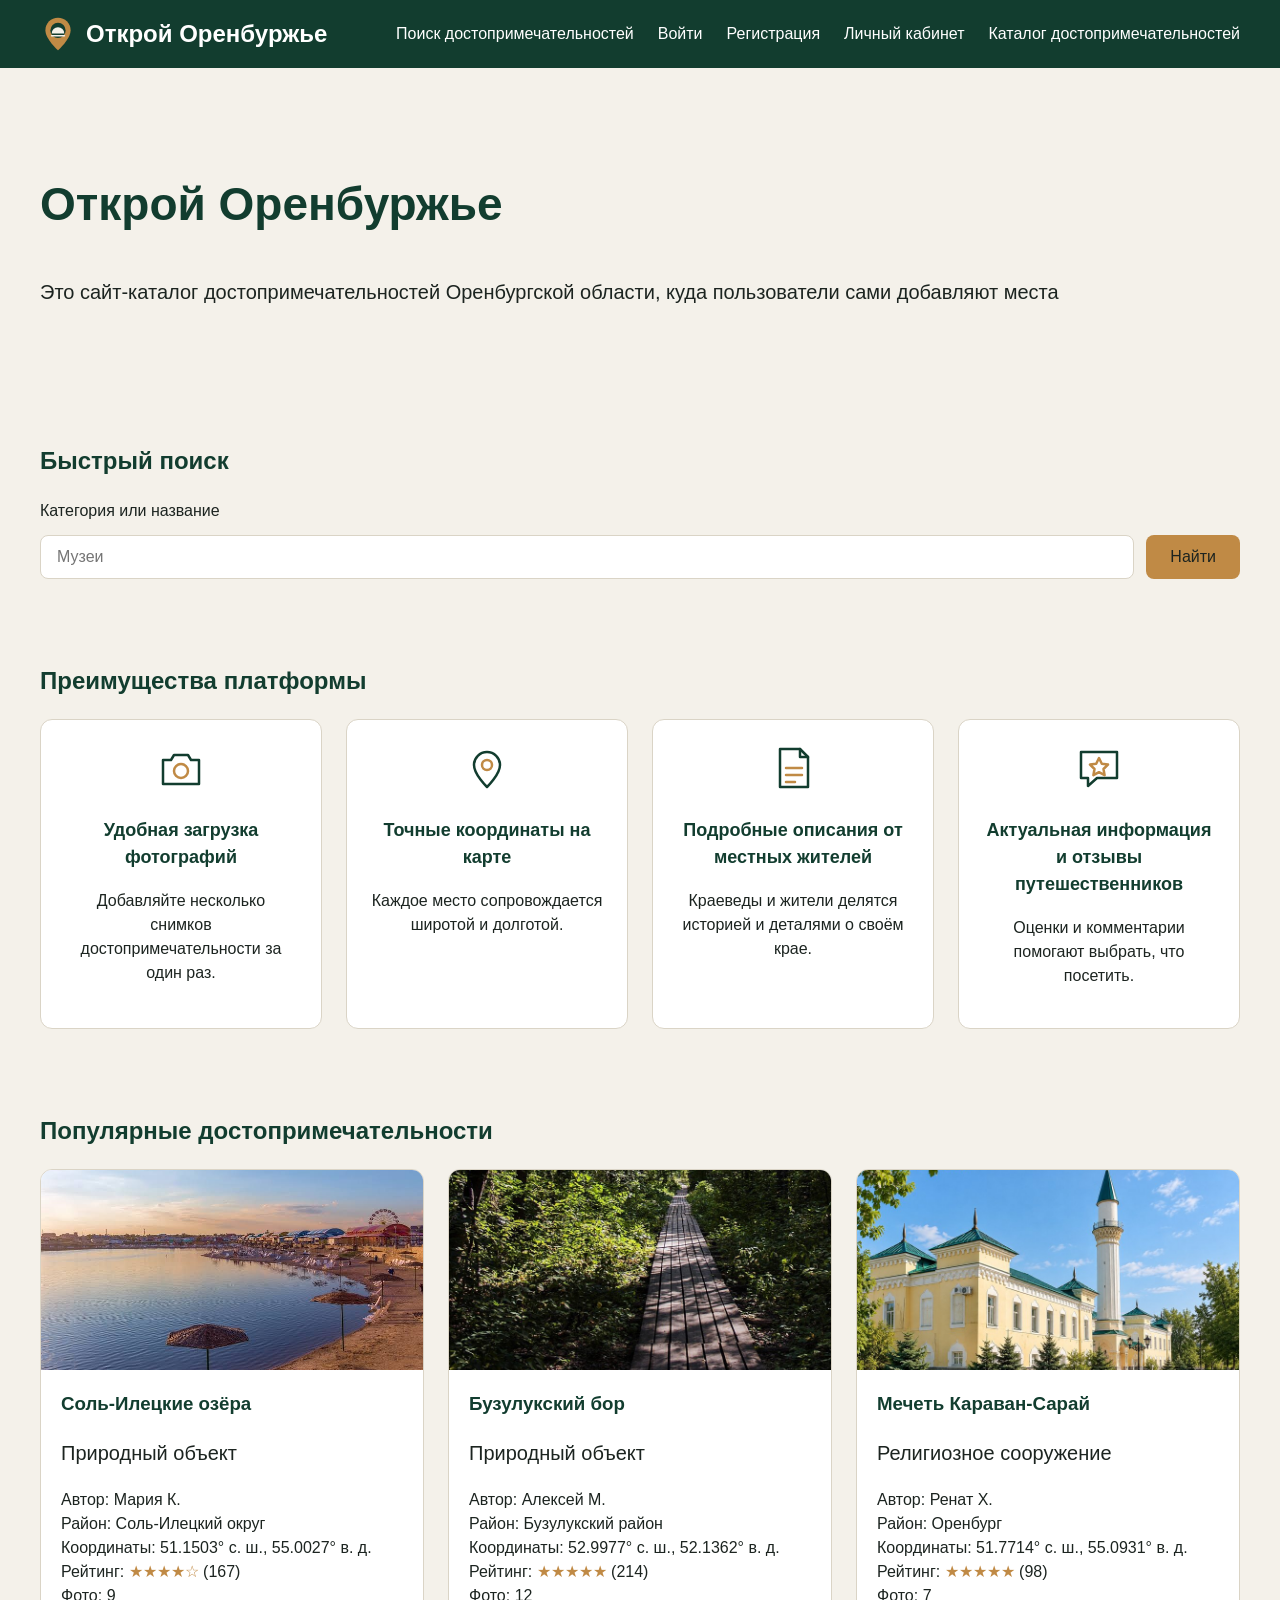
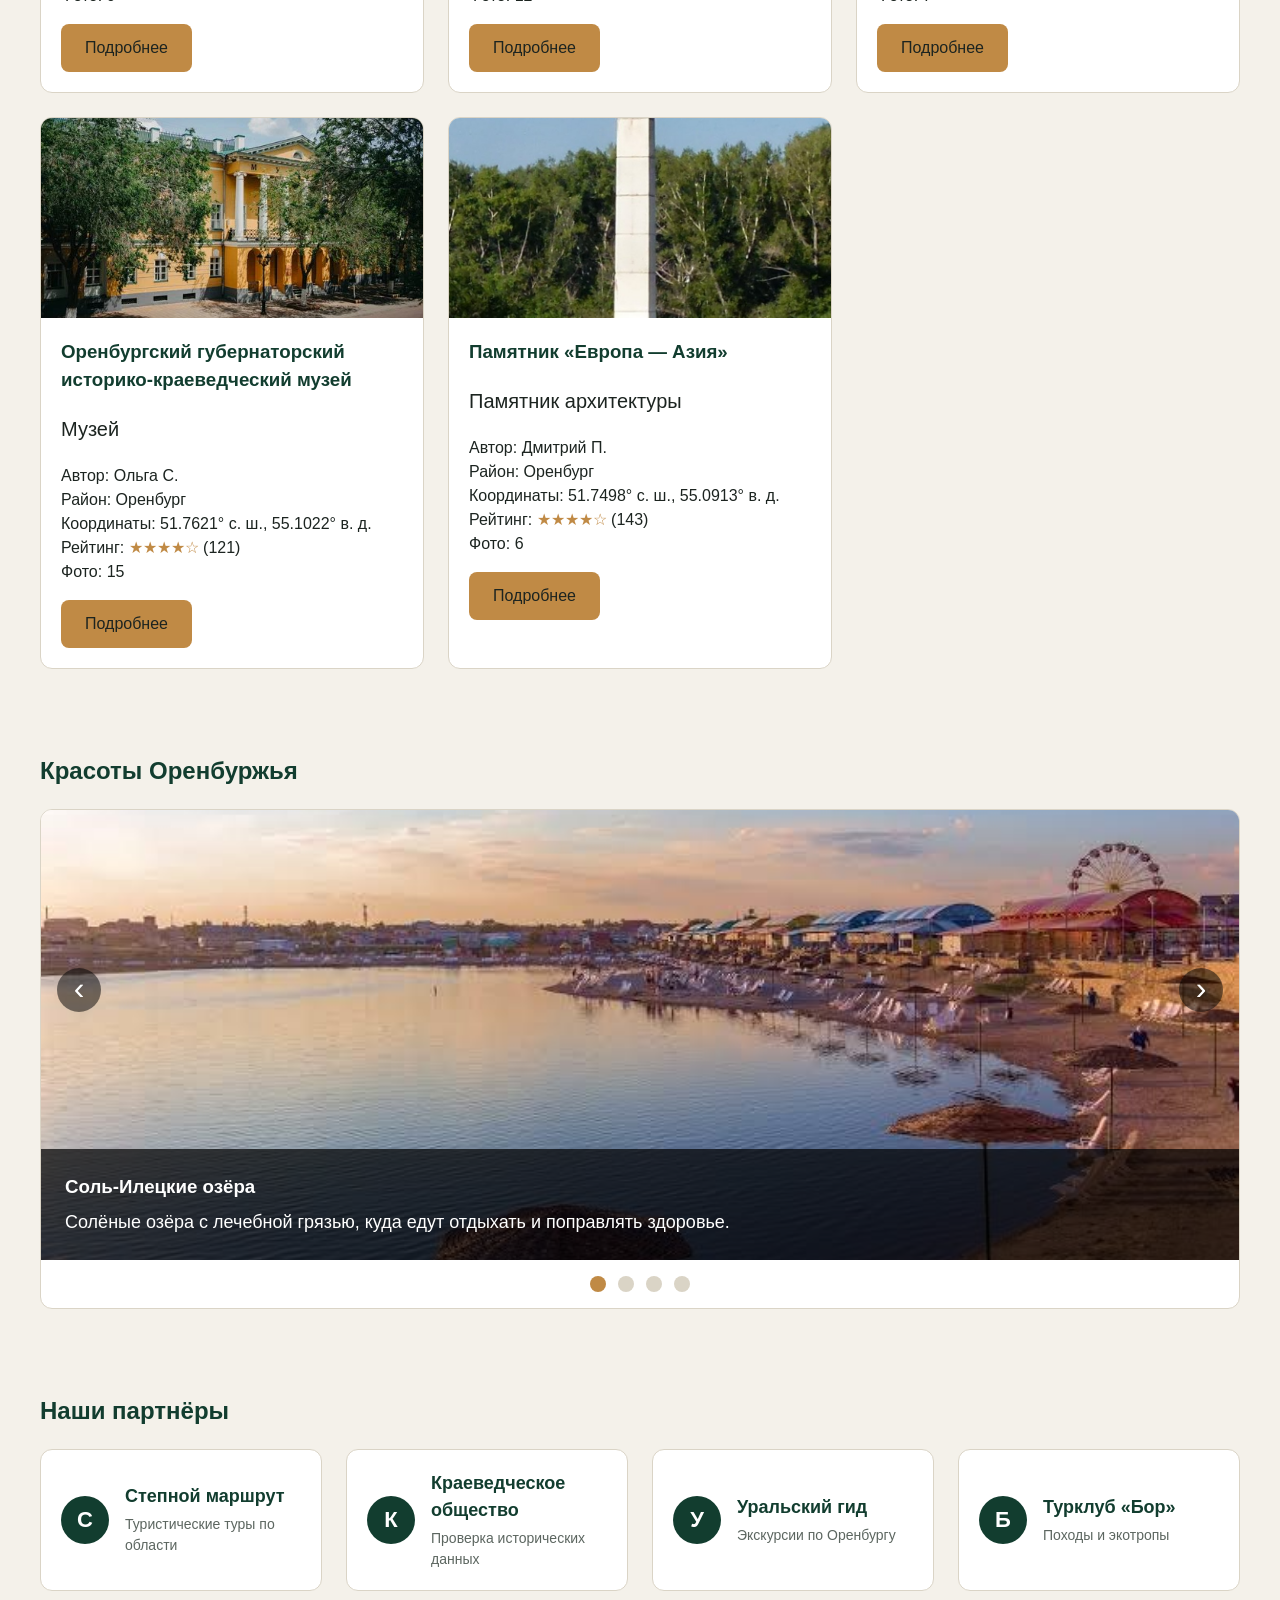
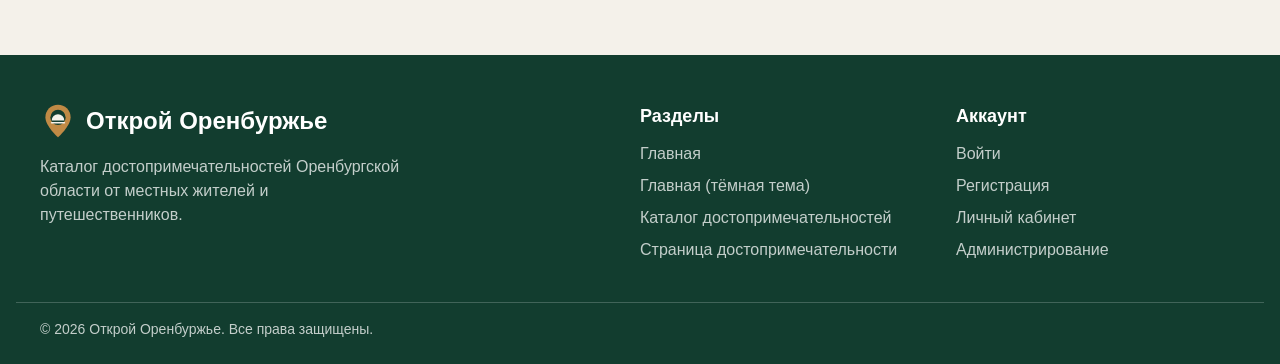
<file: index.html>
<!DOCTYPE html>
<html lang="ru">

<head>
    <meta charset="UTF-8">
    <meta name="viewport" content="width=device-width, initial-scale=1.0">
    <title>Открой Оренбуржье</title>
    <link rel="stylesheet" href="css/style.css">
</head>

<body>
    <header class="header">
        <div class="container header-inner">
            <a class="logo" href="index.html">
                <img src="img/logo.svg" alt="" width="36" height="36">
                <span>Открой Оренбуржье</span>
            </a>

            <input type="checkbox" id="burger-toggle" class="burger-toggle visually-hidden">
            <label class="burger" for="burger-toggle">
                <span class="burger-line"></span>
                <span class="visually-hidden">Открыть меню</span>
            </label>

            <nav class="nav" aria-label="Основное меню">
                <ul class="nav-list">
                    <li><a href="#search">Поиск достопримечательностей</a></li>
                    <li><a href="login.html">Войти</a></li>
                    <li><a href="register.html">Регистрация</a></li>
                    <li><a href="profile.html">Личный кабинет</a></li>
                    <li><a href="catalog.html">Каталог достопримечательностей</a></li>
                </ul>
            </nav>
        </div>
    </header>

    <main>
        <section class="hero">
            <div class="container">
                <h1>Открой Оренбуржье</h1>
                <p>Это сайт-каталог достопримечательностей Оренбургской области, куда пользователи сами добавляют места
                </p>
            </div>
        </section>

        <section class="search" id="search">
            <div class="container">
                <h2>Быстрый поиск</h2>
                <form class="search-form" action="catalog.html" method="get">
                    <label for="search-input">Категория или название</label>
                    <input type="text" id="search-input" name="q" list="categories" placeholder="Музеи">
                    <datalist id="categories">
                        <option value="Музеи">
                        <option value="Природные объекты">
                        <option value="Исторические места">
                        <option value="Памятники архитектуры">
                    </datalist>
                    <button type="submit">Найти</button>
                </form>
            </div>
        </section>

        <section class="features">
            <div class="container">
                <h2>Преимущества платформы</h2>
                <div class="features-grid">
                    <div class="feature">
                        <img src="img/icon-photo.svg" alt="">
                        <h3>Удобная загрузка фотографий</h3>
                        <p>Добавляйте несколько снимков достопримечательности за один раз.</p>
                    </div>
                    <div class="feature">
                        <img src="img/icon-map.svg" alt="">
                        <h3>Точные координаты на карте</h3>
                        <p>Каждое место сопровождается широтой и долготой.</p>
                    </div>
                    <div class="feature">
                        <img src="img/icon-text.svg" alt="">
                        <h3>Подробные описания от местных жителей</h3>
                        <p>Краеведы и жители делятся историей и деталями о своём крае.</p>
                    </div>
                    <div class="feature">
                        <img src="img/icon-reviews.svg" alt="">
                        <h3>Актуальная информация и отзывы путешественников</h3>
                        <p>Оценки и комментарии помогают выбрать, что посетить.</p>
                    </div>
                </div>
            </div>
        </section>

        <section class="popular">
            <div class="container">
                <h2>Популярные достопримечательности</h2>
                <div class="cards-grid">
                    <article class="landmark-card">
                        <img src="img/01_sol_iletsk_ozero.jpg" alt="Солёное озеро рядом с Соль-Илецком" loading="lazy">
                        <div class="landmark-card-body">
                            <h3>Соль-Илецкие озёра</h3>
                            <p>Природный объект</p>
                            <ul>
                                <li>Автор: Мария К.</li>
                                <li>Район: Соль-Илецкий округ</li>
                                <li>Координаты: 51.1503° с. ш., 55.0027° в. д.</li>
                                <li>Рейтинг: <span class="stars">★★★★☆</span> (167)</li>
                                <li>Фото: 9</li>
                            </ul>
                            <a class="btn" href="landmark.html">Подробнее</a>
                        </div>
                    </article>
                    <article class="landmark-card">
                        <img src="img/02_buzuluksky_bor.jpg" alt="Сосновый лес Бузулукского бора" loading="lazy">
                        <div class="landmark-card-body">
                            <h3>Бузулукский бор</h3>
                            <p>Природный объект</p>
                            <ul>
                                <li>Автор: Алексей М.</li>
                                <li>Район: Бузулукский район</li>
                                <li>Координаты: 52.9977° с. ш., 52.1362° в. д.</li>
                                <li>Рейтинг: <span class="stars">★★★★★</span> (214)</li>
                                <li>Фото: 12</li>
                            </ul>
                            <a class="btn" href="landmark.html">Подробнее</a>
                        </div>
                    </article>
                    <article class="landmark-card">
                        <img src="img/03_mechet_karavan_saray.jpg" alt="Мечеть Караван-Сарай в Оренбурге"
                            loading="lazy">
                        <div class="landmark-card-body">
                            <h3>Мечеть Караван-Сарай</h3>
                            <p>Религиозное сооружение</p>
                            <ul>
                                <li>Автор: Ренат Х.</li>
                                <li>Район: Оренбург</li>
                                <li>Координаты: 51.7714° с. ш., 55.0931° в. д.</li>
                                <li>Рейтинг: <span class="stars">★★★★★</span> (98)</li>
                                <li>Фото: 7</li>
                            </ul>
                            <a class="btn" href="landmark.html">Подробнее</a>
                        </div>
                    </article>
                    <article class="landmark-card">
                        <img src="img/04_istoriko_kraevedchesky_muzey.jpg"
                            alt="Здание Оренбургского губернаторского историко-краеведческого музея" loading="lazy">
                        <div class="landmark-card-body">
                            <h3>Оренбургский губернаторский историко-краеведческий музей</h3>
                            <p>Музей</p>
                            <ul>
                                <li>Автор: Ольга С.</li>
                                <li>Район: Оренбург</li>
                                <li>Координаты: 51.7621° с. ш., 55.1022° в. д.</li>
                                <li>Рейтинг: <span class="stars">★★★★☆</span> (121)</li>
                                <li>Фото: 15</li>
                            </ul>
                            <a class="btn" href="landmark.html">Подробнее</a>
                        </div>
                    </article>
                    <article class="landmark-card">
                        <img src="img/05_evropa_aziya.jpg" alt="Памятник «Европа — Азия» на берегу реки Урал"
                            loading="lazy">
                        <div class="landmark-card-body">
                            <h3>Памятник «Европа — Азия»</h3>
                            <p>Памятник архитектуры</p>
                            <ul>
                                <li>Автор: Дмитрий П.</li>
                                <li>Район: Оренбург</li>
                                <li>Координаты: 51.7498° с. ш., 55.0913° в. д.</li>
                                <li>Рейтинг: <span class="stars">★★★★☆</span> (143)</li>
                                <li>Фото: 6</li>
                            </ul>
                            <a class="btn" href="landmark.html">Подробнее</a>
                        </div>
                    </article>
                </div>
            </div>
        </section>

        <section class="gallery">
            <div class="container">
                <h2>Красоты Оренбуржья</h2>

                <div class="slider">

                    <input type="radio" name="slider" id="slide1" checked>
                    <input type="radio" name="slider" id="slide2">
                    <input type="radio" name="slider" id="slide3">
                    <input type="radio" name="slider" id="slide4">

                    <div class="slides">
                        <article class="slide">
                            <img src="img/01_sol_iletsk_ozero.jpg" alt="Соль-Илецкие озёра">
                            <label class="slider-arrow slider-arrow-prev" for="slide4">
                                <span class="visually-hidden">Предыдущий слайд</span>
                            </label>
                            <label class="slider-arrow slider-arrow-next" for="slide2">
                                <span class="visually-hidden">Следующий слайд</span>
                            </label>
                            <div class="slide-caption">
                                <h3>Соль-Илецкие озёра</h3>
                                <p>Солёные озёра с лечебной грязью, куда едут отдыхать и поправлять здоровье.</p>
                            </div>
                        </article>

                        <article class="slide">
                            <img src="img/02_buzuluksky_bor.jpg" alt="Бузулукский бор" loading="lazy">
                            <label class="slider-arrow slider-arrow-prev" for="slide1">
                                <span class="visually-hidden">Предыдущий слайд</span>
                            </label>
                            <label class="slider-arrow slider-arrow-next" for="slide3">
                                <span class="visually-hidden">Следующий слайд</span>
                            </label>
                            <div class="slide-caption">
                                <h3>Бузулукский бор</h3>
                                <p>Огромный сосновый лес на песчаных террасах реки Самара с экотропами.</p>
                            </div>
                        </article>

                        <article class="slide">
                            <img src="img/03_mechet_karavan_saray.jpg" alt="Мечеть Караван-Сарай" loading="lazy">
                            <label class="slider-arrow slider-arrow-prev" for="slide2">
                                <span class="visually-hidden">Предыдущий слайд</span>
                            </label>
                            <label class="slider-arrow slider-arrow-next" for="slide4">
                                <span class="visually-hidden">Следующий слайд</span>
                            </label>
                            <div class="slide-caption">
                                <h3>Мечеть Караван-Сарай</h3>
                                <p>Памятник архитектуры Оренбурга, построенный в начале XX века.</p>
                            </div>
                        </article>

                        <article class="slide">
                            <img src="img/04_istoriko_kraevedchesky_muzey.jpg" alt="Губернаторский музей"
                                loading="lazy">
                            <label class="slider-arrow slider-arrow-prev" for="slide3">
                                <span class="visually-hidden">Предыдущий слайд</span>
                            </label>
                            <label class="slider-arrow slider-arrow-next" for="slide1">
                                <span class="visually-hidden">Следующий слайд</span>
                            </label>
                            <div class="slide-caption">
                                <h3>Губернаторский музей</h3>
                                <p>Главный музей области, где собраны история и природа Оренбургского края.</p>
                            </div>
                        </article>
                    </div>

                    <div class="controls">
                        <label for="slide1"><span class="visually-hidden">Слайд 1</span></label>
                        <label for="slide2"><span class="visually-hidden">Слайд 2</span></label>
                        <label for="slide3"><span class="visually-hidden">Слайд 3</span></label>
                        <label for="slide4"><span class="visually-hidden">Слайд 4</span></label>
                    </div>
                </div>
            </div>
        </section>

        <section class="partners">
            <div class="container">
                <h2>Наши партнёры</h2>
                <ul class="partners-list">
                    <li class="partner">
                        <span class="partner-mark" aria-hidden="true">С</span>
                        <div>
                            <h3>Степной маршрут</h3>
                            <p>Туристические туры по области</p>
                        </div>
                    </li>
                    <li class="partner">
                        <span class="partner-mark" aria-hidden="true">К</span>
                        <div>
                            <h3>Краеведческое общество</h3>
                            <p>Проверка исторических данных</p>
                        </div>
                    </li>
                    <li class="partner">
                        <span class="partner-mark" aria-hidden="true">У</span>
                        <div>
                            <h3>Уральский гид</h3>
                            <p>Экскурсии по Оренбургу</p>
                        </div>
                    </li>
                    <li class="partner">
                        <span class="partner-mark" aria-hidden="true">Б</span>
                        <div>
                            <h3>Турклуб «Бор»</h3>
                            <p>Походы и экотропы</p>
                        </div>
                    </li>
                </ul>
            </div>
        </section>
    </main>

    <footer class="footer">
        <div class="container footer-grid">
            <div class="footer-brand">
                <a class="logo" href="index.html">
                    <img src="img/logo.svg" alt="" width="36" height="36">
                    <span>Открой Оренбуржье</span>
                </a>
                <p>Каталог достопримечательностей Оренбургской области от местных жителей и путешественников.</p>
            </div>

            <nav class="footer-col" aria-label="Разделы сайта">
                <h3>Разделы</h3>
                <ul>
                    <li><a href="index.html">Главная</a></li>
                    <li><a href="index_dark.html">Главная (тёмная тема)</a></li>
                    <li><a href="catalog.html">Каталог достопримечательностей</a></li>
                    <li><a href="landmark.html">Страница достопримечательности</a></li>
                </ul>
            </nav>

            <nav class="footer-col" aria-label="Аккаунт">
                <h3>Аккаунт</h3>
                <ul>
                    <li><a href="login.html">Войти</a></li>
                    <li><a href="register.html">Регистрация</a></li>
                    <li><a href="profile.html">Личный кабинет</a></li>
                    <li><a href="admin.html">Администрирование</a></li>
                </ul>
            </nav>
        </div>
        <div class="container footer-bottom">
            <p>© 2026 Открой Оренбуржье. Все права защищены.</p>
        </div>
    </footer>

</body>

</html>
</file>
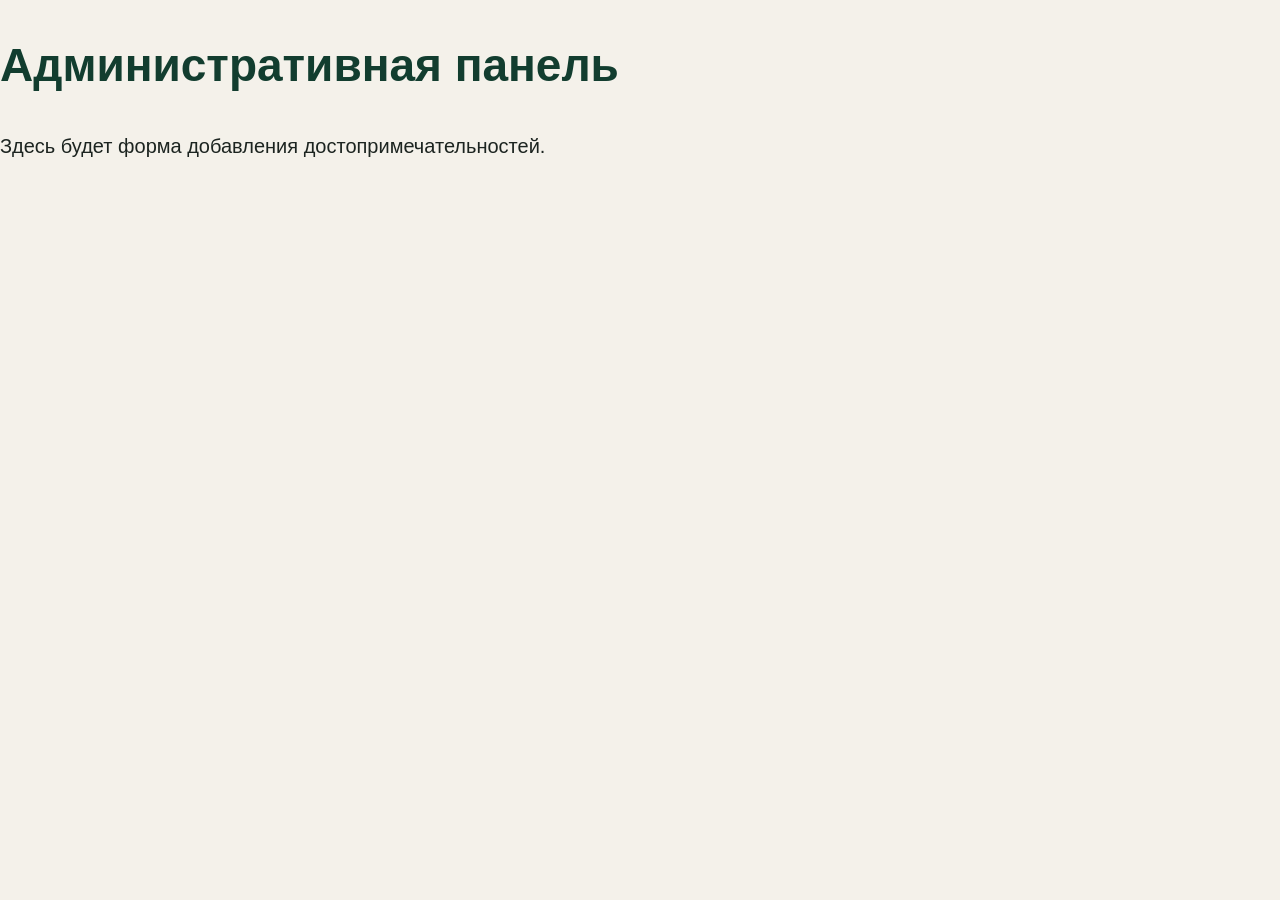
<file: admin.html>
<!DOCTYPE html>
<html lang="ru">
<head>
    <meta charset="UTF-8">
    <meta name="viewport" content="width=device-width, initial-scale=1.0">
    <title>Административная панель — Открой Оренбуржье</title>
    <link rel="stylesheet" href="css/style.css">
</head>
<body>
    <h1>Административная панель</h1>
    <p>Здесь будет форма добавления достопримечательностей.</p>
</body>
</html>
</file>
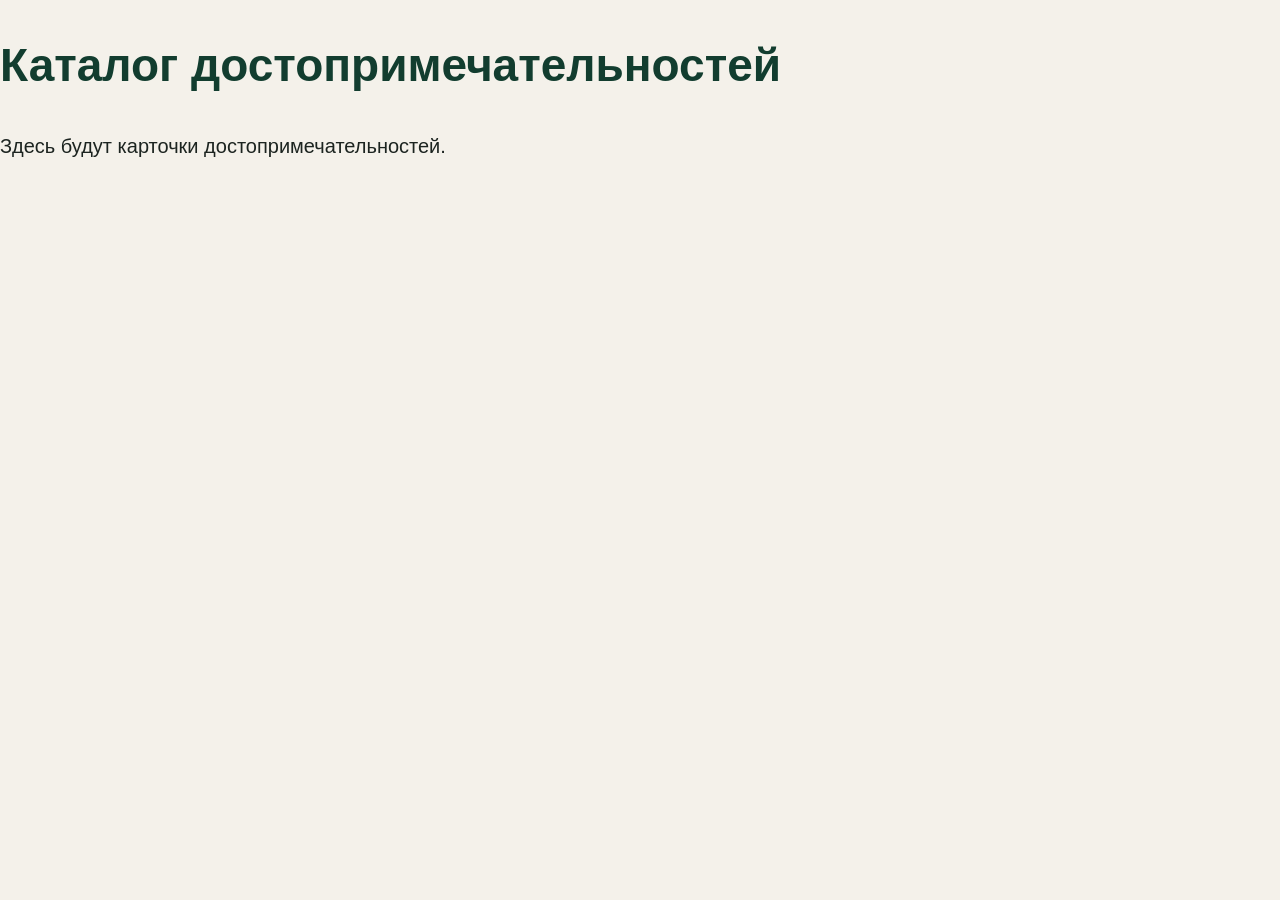
<file: catalog.html>
<!DOCTYPE html>
<html lang="ru">
<head>
    <meta charset="UTF-8">
    <meta name="viewport" content="width=device-width, initial-scale=1.0">
    <title>Каталог достопримечательностей — Открой Оренбуржье</title>
    <link rel="stylesheet" href="css/style.css">
</head>
<body>
    <h1>Каталог достопримечательностей</h1>
    <p>Здесь будут карточки достопримечательностей.</p>
</body>
</html>
</file>
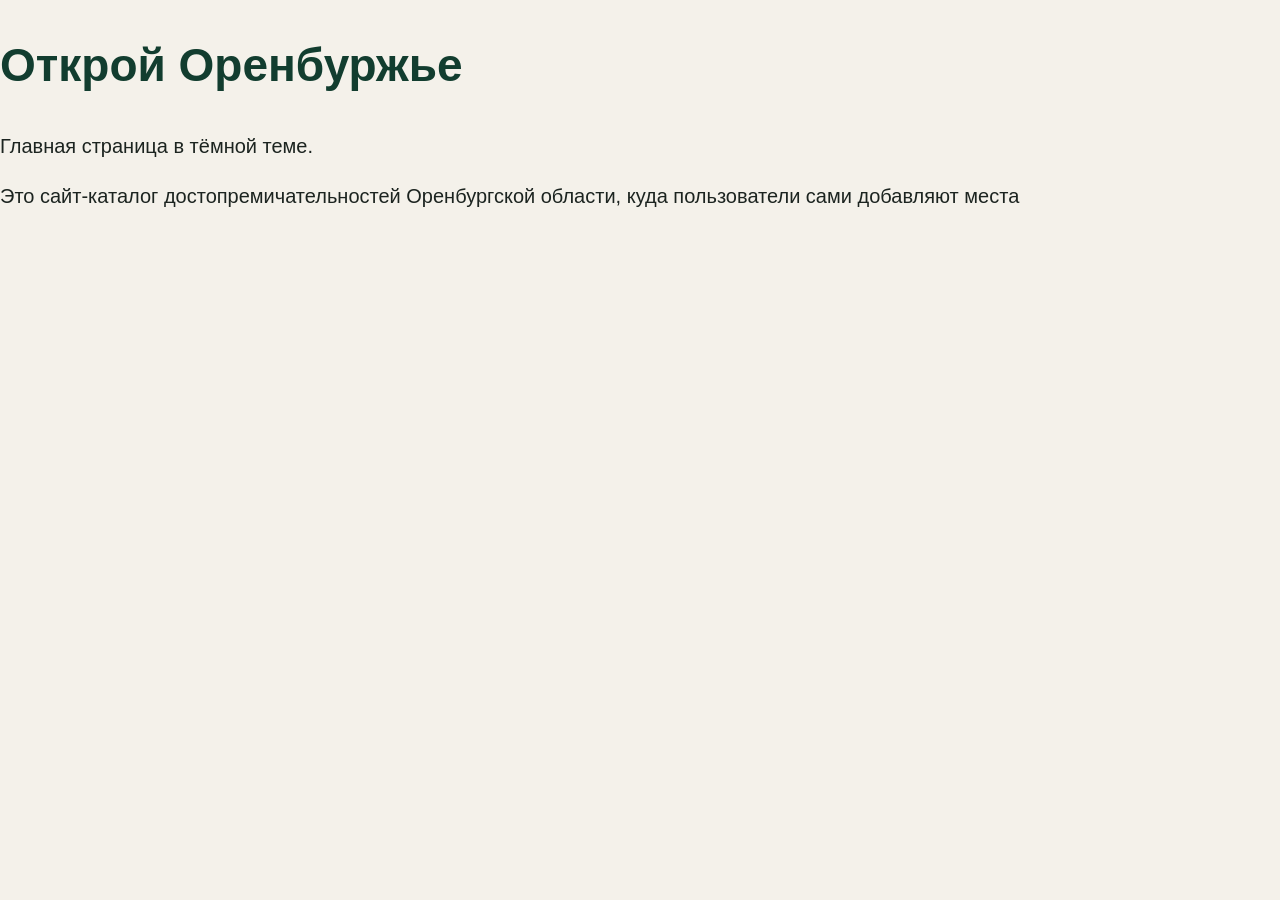
<file: index_dark.html>
<!DOCTYPE html>
<html lang="ru">
<head>
    <meta charset="UTF-8">
    <meta name="viewport" content="width=device-width, initial-scale=1.0">
    <title>Открой Оренбуржье — тёмная тема</title>
    <link rel="stylesheet" href="css/style.css">
</head>
<body>
    <h1>Открой Оренбуржье</h1>
    <p>Главная страница в тёмной теме.</p>
    <p>Это сайт-каталог достопремичательностей Оренбургской области, куда пользователи сами добавляют места </p>
</body>
</html>
</file>
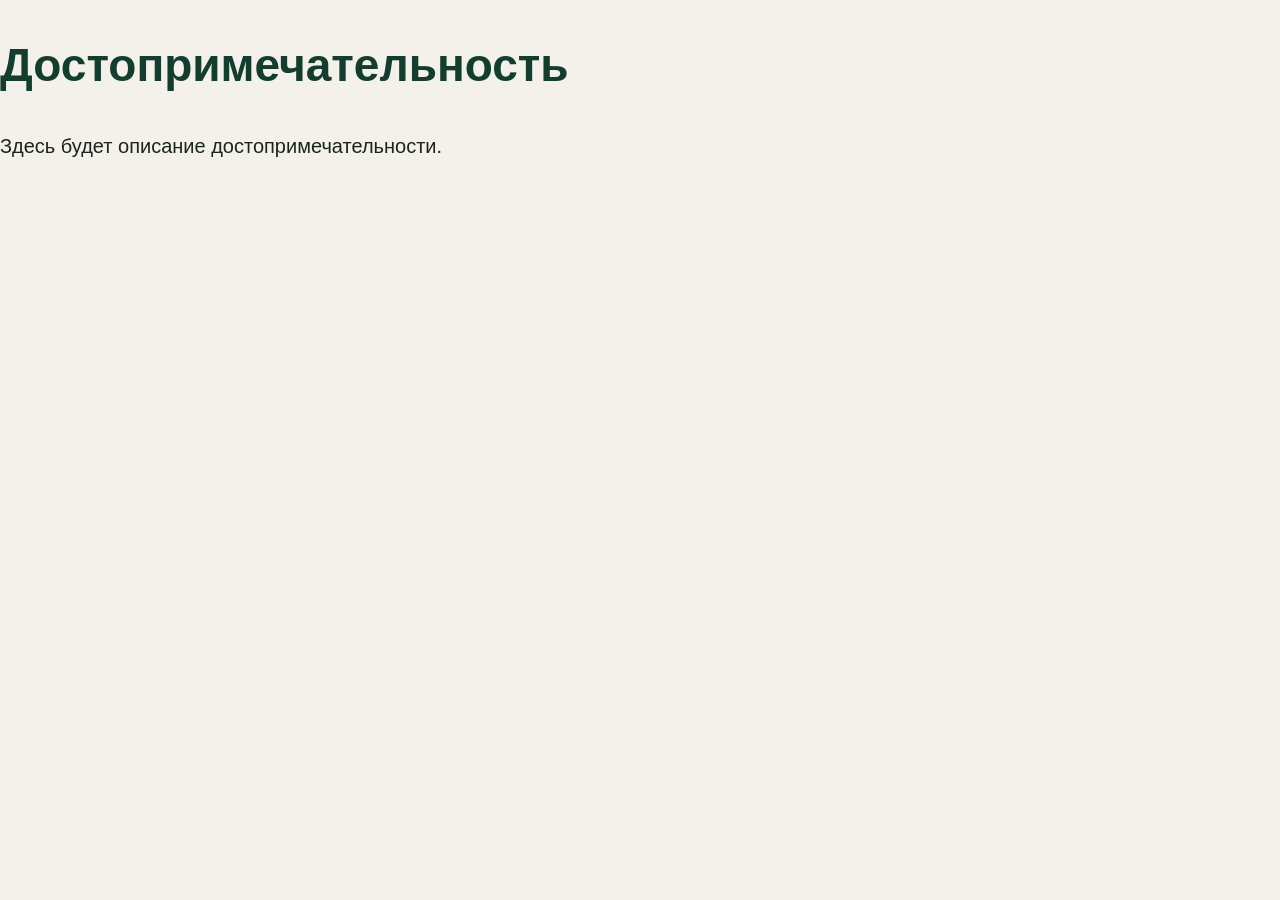
<file: landmark.html>
<!DOCTYPE html>
<html lang="ru">
<head>
    <meta charset="UTF-8">
    <meta name="viewport" content="width=device-width, initial-scale=1.0">
    <title>Достопримечательность — Открой Оренбуржье</title>
    <link rel="stylesheet" href="css/style.css">
</head>
<body>
    <h1>Достопримечательность</h1>
    <p>Здесь будет описание достопримечательности.</p>
</body>
</html>
</file>
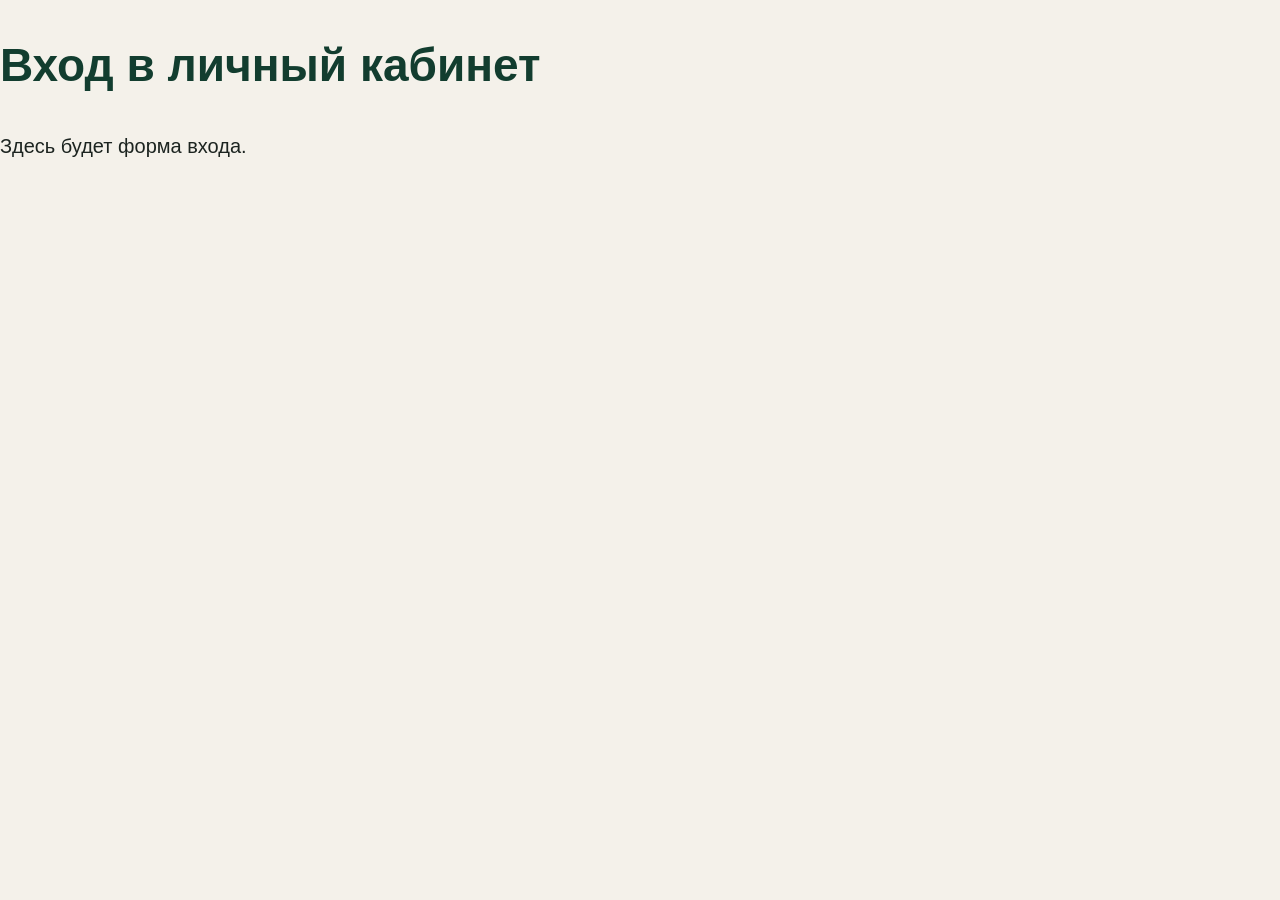
<file: login.html>
<!DOCTYPE html>
<html lang="ru">
<head>
    <meta charset="UTF-8">
    <meta name="viewport" content="width=device-width, initial-scale=1.0">
    <title>Вход — Открой Оренбуржье</title>
    <link rel="stylesheet" href="css/style.css">
</head>
<body>
    <h1>Вход в личный кабинет</h1>
    <p>Здесь будет форма входа.</p>
</body>
</html>
</file>
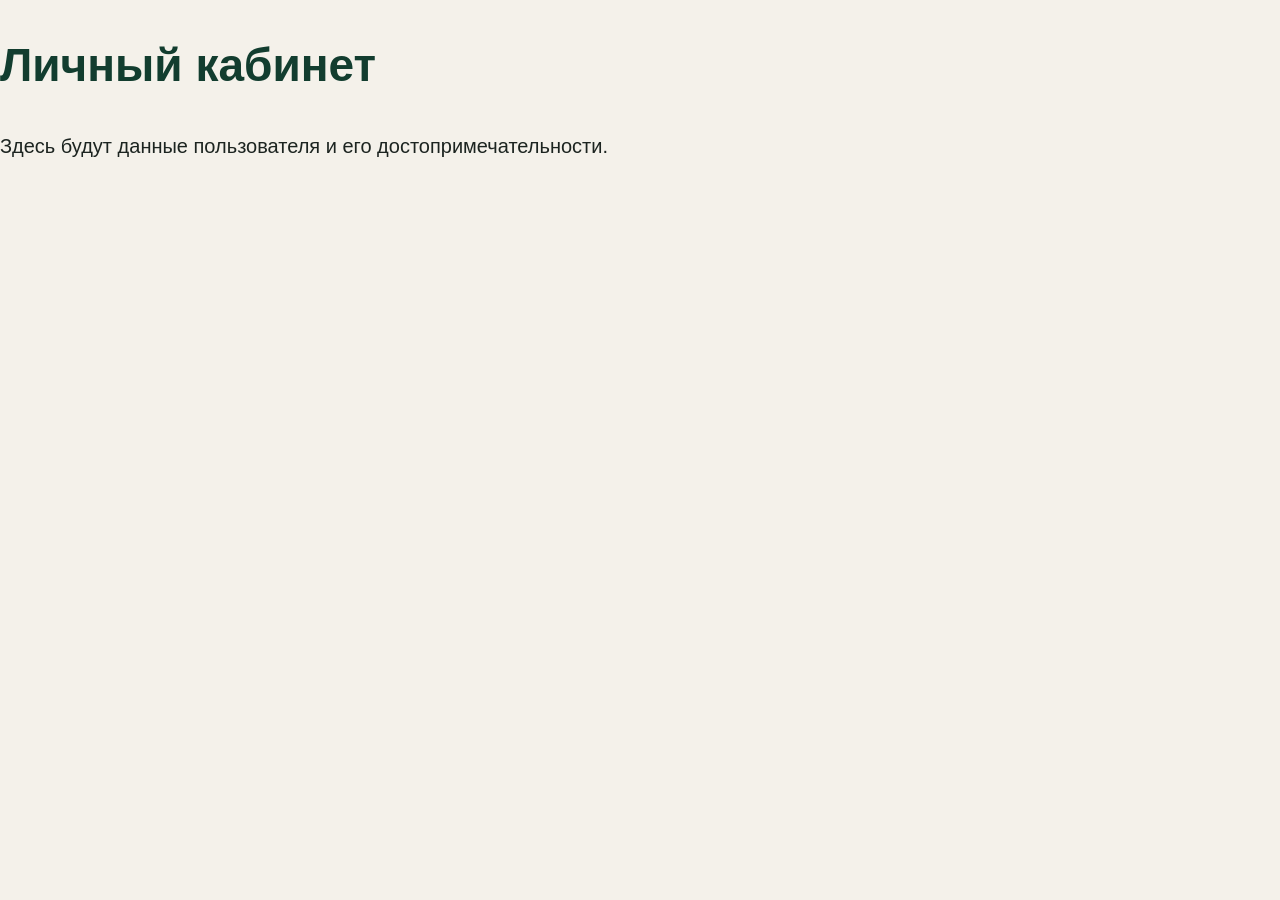
<file: profile.html>
<!DOCTYPE html>
<html lang="ru">
<head>
    <meta charset="UTF-8">
    <meta name="viewport" content="width=device-width, initial-scale=1.0">
    <title>Личный кабинет — Открой Оренбуржье</title>
    <link rel="stylesheet" href="css/style.css">
</head>
<body>
    <h1>Личный кабинет</h1>
    <p>Здесь будут данные пользователя и его достопримечательности.</p>
</body>
</html>
</file>
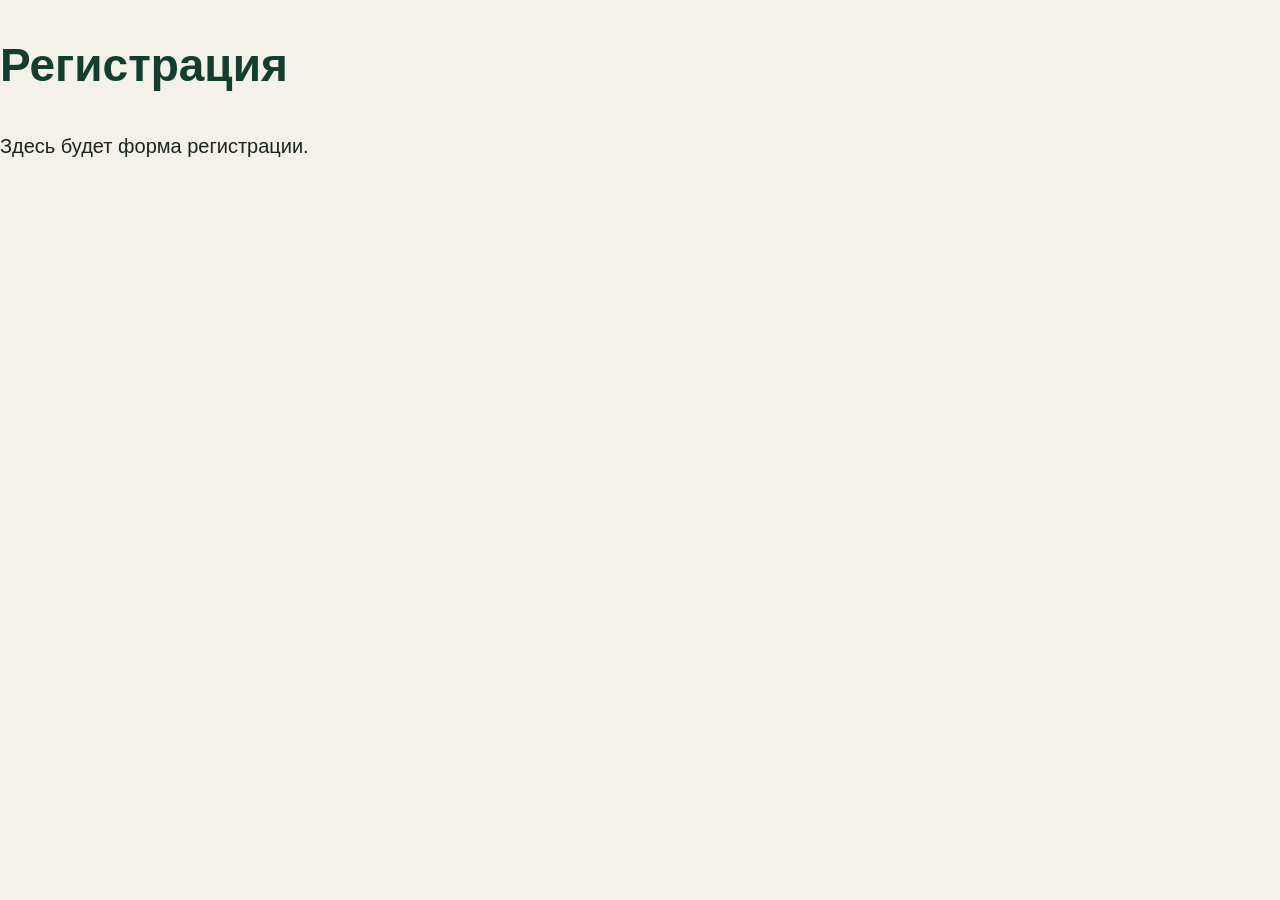
<file: register.html>
<!DOCTYPE html>
<html lang="ru">
<head>
    <meta charset="UTF-8">
    <meta name="viewport" content="width=device-width, initial-scale=1.0">
    <title>Регистрация — Открой Оренбуржье</title>
    <link rel="stylesheet" href="css/style.css">
</head>
<body>
    <h1>Регистрация</h1>
    <p>Здесь будет форма регистрации.</p>
</body>
</html>
</file>
<file: css/style.css>
:root {
    --bg: #F4F1EA;
    --surface: #FFFFFF;
    --main: #123D2F;
    --accent: #C08A45;
    --accent-hover: #D0954F;
    --text: #1C2420;
    --muted: #5C6660;
    --line: #DAD4C6;
    --on-main: #FFFFFF;
}

body {
    background-color: var(--bg);
    color: var(--text);
    font-family: Arial, sans-serif;
    line-height: 1.5;
    margin: 0;
}

h1 {
    color: var(--main);
    font-size: 46px;
}

h2 {
    color: var(--main);
}

p {
    color: var(--text);
    font-size: 20px;
}

.visually-hidden {
    position: absolute;
    width: 1px;
    height: 1px;
    margin: -1px;
    padding: 0;
    overflow: hidden;
    clip: rect(0 0 0 0);
    white-space: nowrap;
    border: 0;
}

.container {
    max-width: 1200px;
    margin: 0 auto;
    padding: 0 24px;
}

.header {
    background-color: var(--main);
    padding: 16px 0;
}

.header-inner {
    display: flex;
    justify-content: space-between;
    align-items: center;
    flex-wrap: wrap;
}

.logo {
    display: flex;
    align-items: center;
    gap: 10px;
    color: var(--on-main);
    text-decoration: none;
    font-size: 24px;
    font-weight: bold;
}

.logo img {
    display: block;
}

.nav-list {
    display: flex;
    gap: 24px;
    list-style: none;
    margin: 0;
    padding: 0;
}

.nav-list a {
    color: var(--on-main);
    text-decoration: none;
    transition: color 0.3s;
}

.nav-list a:hover {
    color: var(--accent);
}

.burger {
    display: none;
    align-items: center;
    justify-content: center;
    width: 44px;
    height: 44px;
    cursor: pointer;
}

.burger-line,
.burger-line::before,
.burger-line::after {
    display: block;
    width: 26px;
    height: 3px;
    background-color: var(--on-main);
    border-radius: 2px;
    transition: transform 0.3s, background-color 0.3s;
}

.burger-line {
    position: relative;
}

.burger-line::before,
.burger-line::after {
    content: "";
    position: absolute;
    left: 0;
}

.burger-line::before {
    top: -8px;
}

.burger-line::after {
    top: 8px;
}

.burger-toggle:checked+.burger .burger-line {
    background-color: transparent;
}

.burger-toggle:checked+.burger .burger-line::before {
    transform: translateY(8px) rotate(45deg);
}

.burger-toggle:checked+.burger .burger-line::after {
    transform: translateY(-8px) rotate(-45deg);
}

.burger-toggle:focus-visible+.burger {
    outline: 2px solid var(--accent);
    border-radius: 8px;
}

.hero {
    padding: 64px 0;
}

.search {
    padding: 32px 0;
}

.search-form {
    display: flex;
    gap: 12px;
    flex-wrap: wrap;
}

.search-form label {
    flex: 0 0 100%;
}

.search-form input {
    border: 1px solid var(--line);
    flex: 1 1 240px;
    min-width: 0;
    padding: 12px 16px;
    border-radius: 8px;
    font-size: 16px;
}

.search-form button {
    padding: 12px 24px;
    font-size: 16px;
    cursor: pointer;
    background-color: var(--accent);
    color: var(--text);
    border: none;
    border-radius: 8px;
    transition: background-color 0.3s;
}

.search-form button:hover {
    background-color: var(--accent-hover);
}

.features {
    padding: 32px 0;
}

.features-grid {
    display: grid;
    grid-template-columns: repeat(4, 1fr);
    gap: 24px;
}

.feature {
    background-color: var(--surface);
    border: 1px solid var(--line);
    border-radius: 12px;
    padding: 24px;
    text-align: center;
    transition: transform 0.3s;
}

.feature img {
    width: 48px;
}

.feature h3 {
    color: var(--main);
    font-size: 18px;
}

.feature p {
    font-size: 16px;
}

.feature:hover {
    transform: translateY(-4px);
}

.popular {
    padding: 32px 0;
}

.cards-grid {
    display: grid;
    grid-template-columns: repeat(auto-fit, minmax(min(100%, 320px), 1fr));
    gap: 24px;
}

.landmark-card {
    background-color: var(--surface);
    border: 1px solid var(--line);
    border-radius: 12px;
    overflow: hidden;
    transition: transform 0.3s;
}

.landmark-card:hover {
    transform: translateY(-4px);
}

.landmark-card img {
    width: 100%;
    height: 200px;
    object-fit: cover;
    display: block;
}

.landmark-card-body {
    padding: 20px;
}

.landmark-card h3 {
    color: var(--main);
    margin: 0 0 8px;
}

.landmark-card ul {
    list-style: none;
    padding: 0;
    margin: 16px 0;
}

.stars {
    color: var(--accent);
}

.btn {
    display: inline-block;
    background-color: var(--accent);
    color: var(--text);
    padding: 12px 24px;
    border-radius: 8px;
    text-decoration: none;
    transition: background-color 0.3s;
}

.btn:hover {
    background-color: var(--accent-hover);
}

.gallery {
    padding: 32px 0;
}

.slider {
    position: relative;
    overflow: hidden;
    border-radius: 12px;
    background-color: var(--surface);
    border: 1px solid var(--line);
}

.slider input {
    position: absolute;
    opacity: 0;
    pointer-events: none;
}

.slides {
    display: flex;
    transition: transform 0.6s ease;
}

.slide {
    flex: 0 0 100%;
    position: relative;
}

.slide img {
    display: block;
    width: 100%;
    height: 450px;
    object-fit: cover;
}

.slide-caption {
    position: absolute;
    left: 0;
    right: 0;
    bottom: 0;
    padding: 24px;
    color: #FFFFFF;
    background: rgba(0, 0, 0, 0.7);
}

.slide-caption h3 {
    margin: 0 0 8px;
}


.slide-caption p {
    margin: 0;
    color: #FFFFFF;
    font-size: 18px;
}

.slider-arrow {
    position: absolute;
    top: 40%;
    transform: translateY(-50%);
    z-index: 1;
    display: flex;
    align-items: center;
    justify-content: center;
    width: 44px;
    height: 44px;
    border-radius: 50%;
    background-color: rgba(0, 0, 0, 0.5);
    color: #FFFFFF;
    font-size: 32px;
    line-height: 1;
    cursor: pointer;
    transition: background-color 0.3s, color 0.3s;
}

.slider-arrow::before {
    content: "‹";
    padding-bottom: 4px;
}

.slider-arrow-next::before {
    content: "›";
}

.slider-arrow-prev {
    left: 16px;
}

.slider-arrow-next {
    right: 16px;
}

.slider-arrow:hover {
    background-color: var(--accent);
    color: var(--text);
}

#slide1:checked~.slides {
    transform: translateX(0);
}

#slide2:checked~.slides {
    transform: translateX(-100%);
}

#slide3:checked~.slides {
    transform: translateX(-200%);
}

#slide4:checked~.slides {
    transform: translateX(-300%);
}


.controls {
    display: flex;
    justify-content: center;
    gap: 12px;
    padding: 16px 0;
}

.controls label {
    width: 16px;
    height: 16px;
    border-radius: 50%;
    background-color: var(--line);
    cursor: pointer;
    transition: background-color 0.3s;
}

.controls label:hover {
    background-color: var(--muted);
}


#slide1:checked~.controls label[for="slide1"],
#slide2:checked~.controls label[for="slide2"],
#slide3:checked~.controls label[for="slide3"],
#slide4:checked~.controls label[for="slide4"] {
    background-color: var(--accent);
}

#slide1:focus-visible~.controls label[for="slide1"],
#slide2:focus-visible~.controls label[for="slide2"],
#slide3:focus-visible~.controls label[for="slide3"],
#slide4:focus-visible~.controls label[for="slide4"] {
    outline: 2px solid var(--main);
    outline-offset: 3px;
}

.partners {
    padding: 32px 0;
}

.partners-list {
    display: grid;
    grid-template-columns: repeat(auto-fit, minmax(min(100%, 240px), 1fr));
    gap: 24px;
    list-style: none;
    margin: 0;
    padding: 0;
}

.partner {
    display: flex;
    align-items: center;
    gap: 16px;
    background-color: var(--surface);
    border: 1px solid var(--line);
    border-radius: 12px;
    padding: 20px;
}

.partner-mark {
    flex: 0 0 48px;
    display: flex;
    align-items: center;
    justify-content: center;
    width: 48px;
    height: 48px;
    border-radius: 50%;
    background-color: var(--main);
    color: var(--on-main);
    font-size: 22px;
    font-weight: bold;
}

.partner h3 {
    color: var(--main);
    font-size: 18px;
    margin: 0 0 4px;
}

.partner p {
    color: var(--muted);
    font-size: 14px;
    margin: 0;
}

.footer {
    background-color: var(--main);
    color: var(--on-main);
    margin-top: 32px;
    padding: 48px 0 24px;
}

.footer-grid {
    display: grid;
    grid-template-columns: 2fr 1fr 1fr;
    gap: 32px;
}

.footer p {
    color: rgba(255, 255, 255, 0.75);
    font-size: 16px;
}

.footer-brand p {
    max-width: 360px;
}

.footer h3 {
    color: var(--on-main);
    font-size: 18px;
    margin: 0 0 12px;
}

.footer-col ul {
    list-style: none;
    margin: 0;
    padding: 0;
}

.footer-col li {
    margin-bottom: 8px;
}

.footer-col a {
    color: rgba(255, 255, 255, 0.75);
    text-decoration: none;
    transition: color 0.3s;
}

.footer-col a:hover {
    color: var(--accent);
}

.footer-bottom {
    margin-top: 32px;
    padding-top: 16px;
    border-top: 1px solid rgba(255, 255, 255, 0.2);
}

.footer-bottom p {
    margin: 0;
    font-size: 14px;
}

@media (max-width: 1100px) {
    .burger {
        display: flex;
    }

    .nav {
        display: none;
        width: 100%;
    }

    .burger-toggle:checked~.nav {
        display: block;
    }

    .nav-list {
        flex-direction: column;
        gap: 0;
        margin-top: 12px;
    }

    .nav-list a {
        display: block;
        padding: 12px 0;
        border-top: 1px solid rgba(255, 255, 255, 0.2);
    }

    .features-grid {
        grid-template-columns: repeat(2, 1fr);
    }
}

@media (max-width: 800px) {
    .footer-grid {
        grid-template-columns: 1fr 1fr;
    }

    .footer-brand {
        grid-column: 1 / -1;
    }
}

@media (max-width: 600px) {
    h1 {
        font-size: 30px;
    }

    p {
        font-size: 18px;
    }

    .logo {
        font-size: 20px;
    }

    .hero {
        padding: 32px 0;
    }

    .search-form button {
        flex: 1 1 100%;
    }

    .features-grid {
        grid-template-columns: 1fr;
    }

    .slide img {
        height: 280px;
    }

    .slide-caption {
        padding: 12px 16px;
    }

    .slide-caption p {
        font-size: 14px;
    }

    .slider-arrow {
        width: 36px;
        height: 36px;
        font-size: 28px;
    }

    .slider-arrow-prev {
        left: 8px;
    }

    .slider-arrow-next {
        right: 8px;
    }

    .footer-grid {
        grid-template-columns: 1fr;
    }
}

@media (prefers-reduced-motion: reduce) {
    * {
        transition: none !important;
    }
}
</file>
